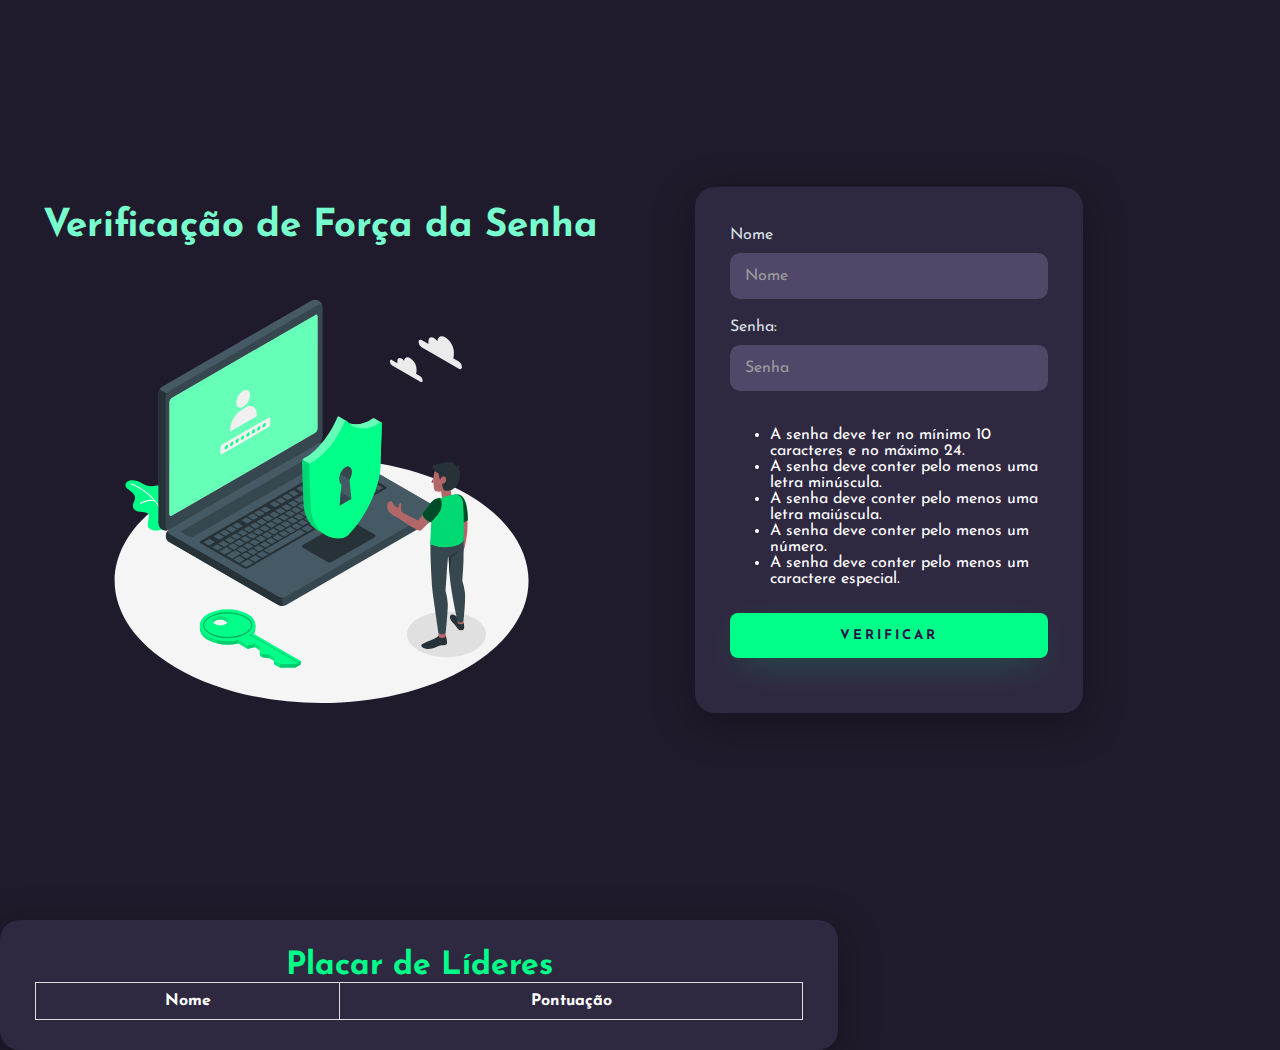
<file: index.html>
<!DOCTYPE html>
<html>
<head>
  <title>Verificação de Força da Senha</title>
  <script src="script.js"></script>
  <link rel="stylesheet" type="text/css" href="styles.css">
  <link rel="preconnect" href="https://fonts.googleapis.com">
  <link rel="preconnect" href="https://fonts.gstatic.com" crossorigin>
  <link href="https://fonts.googleapis.com/css2?family=Josefin+Sans:ital,wght@0,100;0,200;0,300;0,400;0,500;0,600;0,700;1,100;1,200;1,300;1,400;1,500;1,600;1,700&family=Poppins:wght@500&display=swap" rel="stylesheet">
</head>
<body>
  <div class="inicio">
    <div class="titulo">
      <h1>Verificação de Força da Senha</h1>
      <img src="seguranca.svg" class="image" alt="segurança animação">
    </div>
    <div class="info">
      <form id="login-form">
        <div class="card-login">
          <div class="textfield">
            <label for="username">Nome</label>
            <input type="text" id="username" required placeholder="Nome">
          </div>

          <div class="textfield">
            <label for="password">Senha:</label>
            <input type="password" id="password" required placeholder="Senha">
            <div id="password-strength"></div>
          </div>
          <ul class="lista">
            <li>A senha deve ter no mínimo 10 caracteres e no máximo 24.</li>
            <li>A senha deve conter pelo menos uma letra minúscula.</li>
            <li>A senha deve conter pelo menos uma letra maiúscula.</li>
            <li>A senha deve conter pelo menos um número.</li>
            <li>A senha deve conter pelo menos um caractere especial.</li>
          </ul>
          <input class="btn-verificar" type="submit" value="Verificar">
        </div>
      </form>
    </div>
  </div>

  <div id="leaderboard" class="card-login">
    <button id="reset-button">Resetar Placar de Líderes</button>
    <h1>Placar de Líderes</h1>
    <table>
      <thead>
        <tr>
          <th>Nome</th>
          <th>Pontuação</th>
        </tr>
      </thead>
      <tbody id="leaderboard-body">
      </tbody>
    </table>
  </div>
  <script src="script.js"></script>
</body>
</html>
</file>
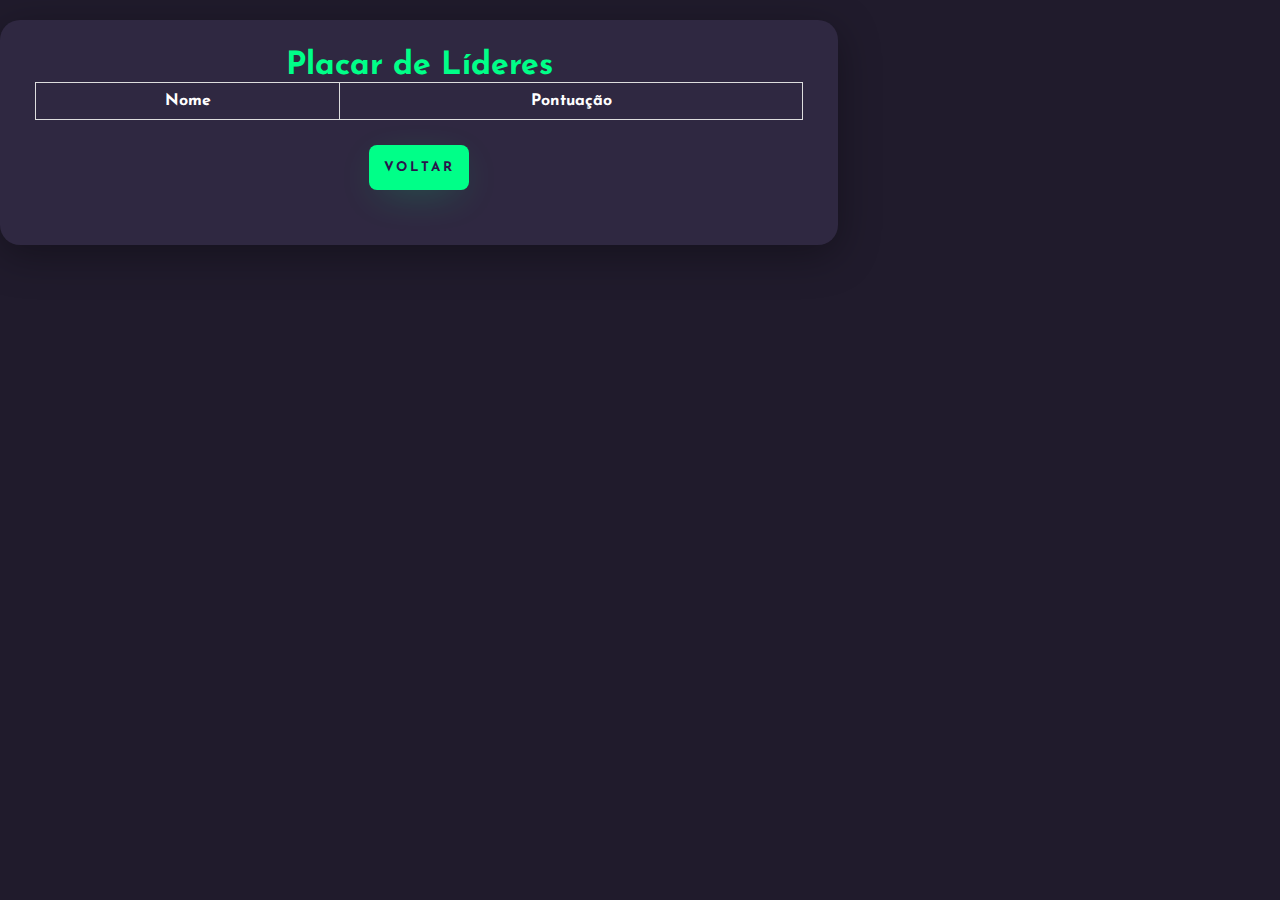
<file: leaderboard.html>
<!DOCTYPE html>
<html>

<head>
  <title>Placar de Líderes</title>
  <link rel="stylesheet" type="text/css" href="styles.css">
  <link rel="preconnect" href="https://fonts.googleapis.com">
  <link rel="preconnect" href="https://fonts.gstatic.com" crossorigin>
  <link href="https://fonts.googleapis.com/css2?family=Josefin+Sans:ital,wght@0,100;0,200;0,300;0,400;0,500;0,600;0,700;1,100;1,200;1,300;1,400;1,500;1,600;1,700&family=Poppins:wght@500&display=swap"
    rel="stylesheet">
</head>

<body>
  <div id="leaderboard" class="card-login">
    <button id="reset-button">Resetar Placar de Líderes</button>
    <h1>Placar de Líderes</h1>
    <table>
      <thead>
        <tr>
          <th>Nome</th>
          <th>Pontuação</th>
        </tr>
      </thead>
      <tbody id="leaderboard-body">
      </tbody>
    </table>
    <button class="btn-voltar" onclick="redirectToVerification()">Voltar</button>
  </div>

  <script src="script.js"></script>
  <script>
    function redirectToVerification() {
      window.location.href = "index.html";
    }
  </script>
</body>
</html>
</file>
<file: styles.css>
* {
  font-family: 'Josefin Sans', sans-serif;
}

label {
  display: block;
  margin-bottom: 5px;
}

input[type="submit"] {
  margin-top: 10px;
}

#password-strength {
  margin-top: 10px;
}

.strong {
  color: rgb(0, 255, 0);
}

.weak {
  color: red;
}

#leaderboard {
  margin-top: 20px;
  text-align: center;
}

#leaderboard table {
  width: 100%;
  border-collapse: collapse;
}

#leaderboard th,
#leaderboard td {
  padding: 5px;
  border: 1px solid #ddd;
}

body {
  margin: 0;
  background: #201b2c;
}

.inicio {
  width: 100vw;
  height: 100vh;
  display: flex;
  justify-content: center;
  align-items: center;
}

.titulo {
  width: 50vw;
  height: 100vh;
  display: flex;
  justify-content: center;
  align-items: center;
  flex-direction: column;
}

.titulo h1 {
  font-size: 3vw;
  color: #77ffcD;
}

.info {
  width: 50vw;
  height: 100vh;
  display: flex;
  justify-content: center;
  align-items: center;
}

.card-login {
  width: 60%;
  display: flex;
  justify-content: center;
  align-items: center;
  flex-direction: column;
  padding: 30px 35px;
  background: #2f2841;
  border-radius: 20px;
  box-shadow: 0 10px 40px #00000056;
}

.card-login h1 {
  color: #00ff88;
  font-weight: 800;
  margin: 0;
}

.textfield {
  width: 100%;
  display: flex;
  flex-direction: column;
  align-items: flex-start;
  justify-content: center;
  margin: 10px 0;
}

.textfield input {
  width: 100%;
  border: none;
  border-radius: 10px;
  padding: 15px;
  background: #514869;
  color: #f0ffffde;
  font-size: 12pt;
  box-sizing: 0 10px 40px #00000056;
  outline: none;
  box-sizing: border-box;
}

.textfield label {
  color: #f0ffffde;
  margin-bottom: 10px;
}

.textfield input::placeholder {
  color: #a8a8a8de;
}

.btn-verificar {
  width: 100%;
  padding: 16px 0px;
  margin: 25px;
  border: none;
  border-radius: 8px;
  outline: none;
  text-transform: uppercase;
  font-weight: 800;
  letter-spacing: 3px;
  color: #2b134b;
  background-color: #00ff88;
  cursor: pointer;
  box-shadow: 0px 10px 40px -12px #00ff8052;
  transition: transform .4s;
}

.btn-verificar:hover {
  transform: scale(1.1);
}

.image {
  width: 35vw;
}

#leaderboard {
  margin-top: 20px;
  text-align: center;
}

#leaderboard table {
  width: 100%;
  border-collapse: collapse;
}

#leaderboard th,
#leaderboard td {
  padding: 10px;
  text-align: center;
}

#leaderboard th {
  background-color: #2f2841;
  color: #fff;
}

#leaderboard td {
  background-color: #514869;
  color: #f0ffffde;
}

#leaderboard tr:nth-child(even) td {
  background-color: #2f2841;
}

#leaderboard tr:hover td {
  background-color: #3a3249;
}

#reset-button {
  display: none;
  width: 100%;
  padding: 16px 0px;
  margin: 25px;
  border: none;
  border-radius: 8px;
  outline: none;
  text-transform: uppercase;
  font-weight: 800;
  letter-spacing: 3px;
  color: #2b134b;
  background-color: #00ff88;
  cursor: pointer;
  box-shadow: 0px 10px 40px -12px #00ff8052;
  transition: transform .4s;
}

@media only screen and (max-width: 600px) {
  #leaderboard table {
    display: block;
  }

  #leaderboard th,
  #leaderboard td {
    display: block;
    width: 100%;
    text-align: left;
  }

  #leaderboard td {
    border-top: 1px solid #ddd;
  }

  #leaderboard td:before {
    content: attr(data-label);
    float: left;
    font-weight: bold;
    text-transform: uppercase;
    margin-bottom: 5px;
  }

  #leaderboard th:last-child,
  #leaderboard td:last-child {
    border-bottom: none;
  }
}

.lista {
  color: white;
}

.btn-leaderboard {
  width: 100px;
  padding: 16px 0px;
  margin: 25px;
  border: none;
  border-radius: 8px;
  outline: none;
  text-transform: uppercase;
  font-weight: 800;
  letter-spacing: 3px;
  color: #2b134b;
  background-color: #00ff88;
  cursor: pointer;
  box-shadow: 0px 10px 40px -12px #00ff8052;
  transition: transform .4s;
}

.btn-voltar {
  width: 100px;
  padding: 16px 0px;
  margin: 25px;
  border: none;
  border-radius: 8px;
  outline: none;
  text-transform: uppercase;
  font-weight: 800;
  letter-spacing: 3px;
  color: #2b134b;
  background-color: #00ff88;
  cursor: pointer;
  box-shadow: 0px 10px 40px -12px #00ff8052;
  transition: transform .4s;
}

@media only screen and (max-width: 600px) {
  .inicio {
    flex-direction: column;
  }

  .titulo > h1 {
    font-size: 1vw;
  }

  .titulo {
    width: 100%;
    height: auto;
  }

  .info {
    width: 100%;
    height: auto;
  }

  .image {
    width: 50vw;
  }

  .card-login {
    width: 90%;
  }

  .btn-leaderboard {
    width: 150px;
    margin: 15px;
  }
}

.botoes {
  display: flex;
  flex-direction: column;
  align-items: center;
  margin-top: 20px;
}

@media only screen and (max-width: 600px) {
  .titulo h1 {
    font-size: 5vw;
    display: flex;
  }

  .image {
    width: 30vw;
  }

  .info {
    width: auto;
    margin: 0 20px;
    max-width: 400px;
    padding: 20px;
    max-height: calc(100vh - 200px);
    overflow-y: auto;
    background-color: #2f2841;
    margin-top: 20px;
    margin-bottom: 20px;
  }

  .card-login {
    width: 100%;
  }

  .btn-verificar,
  .btn-leaderboard {
    width: 100%;
    margin: 10px 0;
    margin-bottom: 0;
  }
}
</file>
